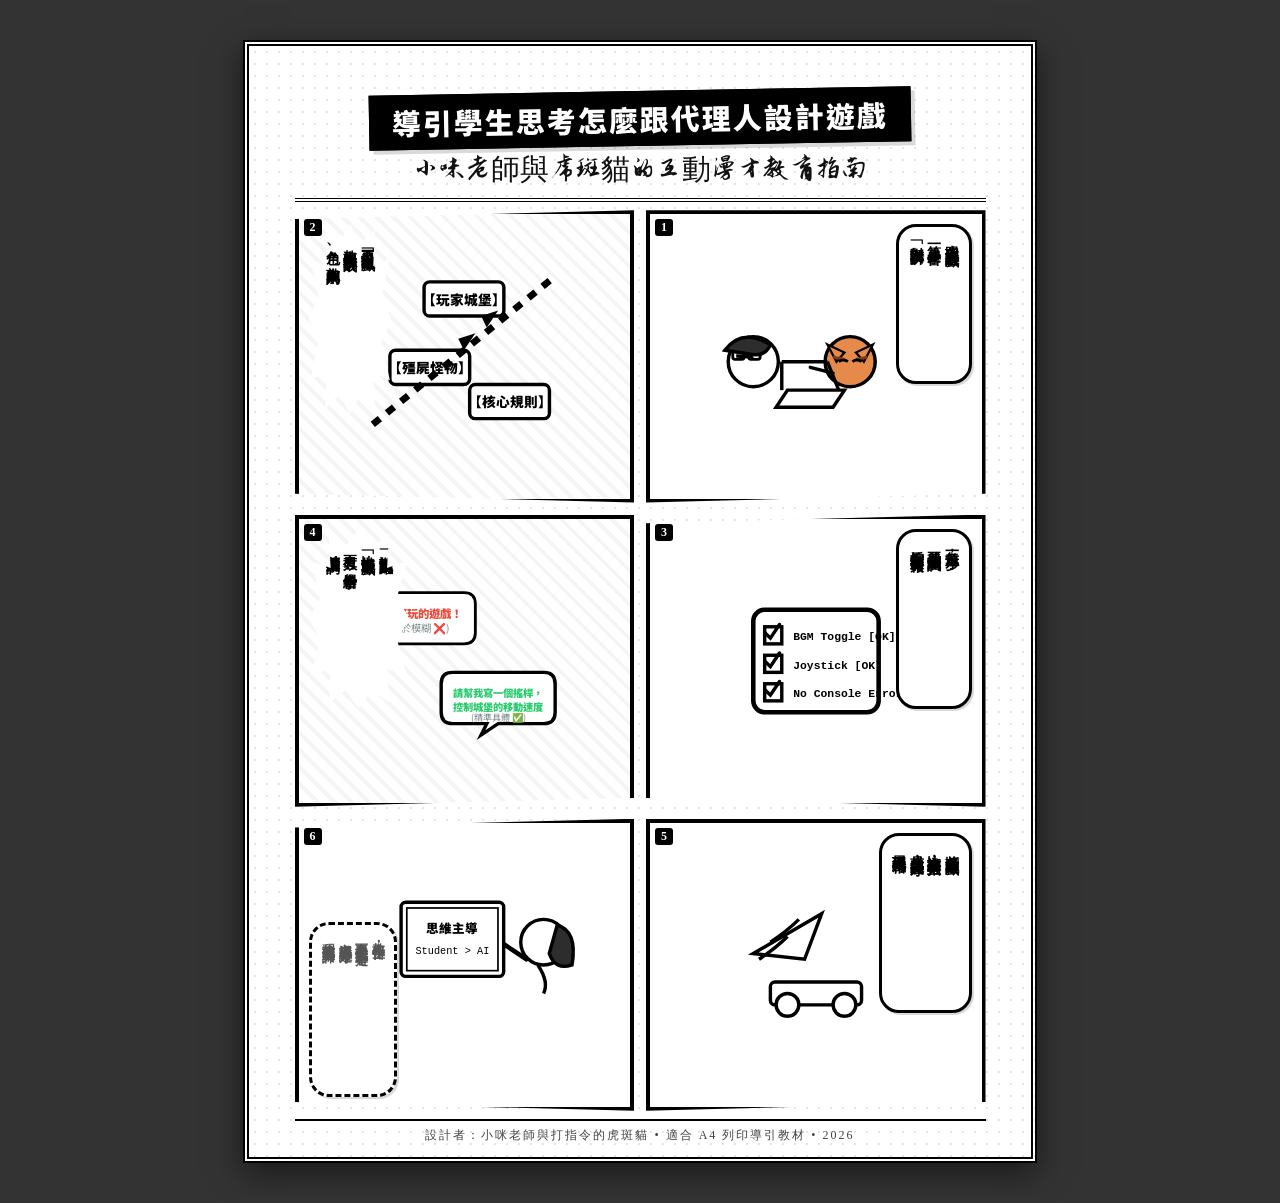
<file: a4_manga.html>
<!DOCTYPE html>
<html lang="zh-TW">
<head>
    <meta charset="UTF-8">
    <meta name="viewport" content="width=device-width, initial-scale=1.0">
    <title>A4日式漫畫：導引學生思考怎麼跟代理人設計遊戲</title>
    <link href="https://fonts.googleapis.com/css2?family=Noto+Sans+TC:wght@500;900&family=Zhi+Mang+Xing&display=swap" rel="stylesheet">
    <style>
        * {
            box-sizing: border-box;
            margin: 0;
            padding: 0;
        }

        body {
            background-color: #333;
            display: flex;
            justify-content: center;
            align-items: center;
            min-height: 100vh;
            padding: 40px 0;
        }

        /* A4 Page container (210mm x 297mm) */
        .a4-page {
            width: 210mm;
            height: 297mm;
            background: #fff;
            border: 6px double #000;
            padding: 12mm;
            box-shadow: 0 10px 30px rgba(0, 0, 0, 0.5);
            display: flex;
            flex-direction: column;
            justify-content: space-between;
            position: relative;
            background-image: radial-gradient(#e6e6df 1px, transparent 1px);
            background-size: 12px 12px;
        }

        /* Header Title Banner */
        .manga-header {
            text-align: center;
            border-bottom: 4px double #000;
            padding-bottom: 8px;
            margin-bottom: 8px;
        }

        .manga-header h1 {
            font-family: 'Noto Sans TC', sans-serif;
            font-weight: 900;
            font-size: 1.8rem;
            letter-spacing: 2px;
            text-transform: uppercase;
            border: 3px solid #000;
            display: inline-block;
            padding: 4px 20px;
            background: #000;
            color: #fff;
            transform: rotate(-1deg);
            box-shadow: 4px 4px 0 rgba(0,0,0,0.15);
        }

        .manga-header p {
            font-family: 'Zhi Mang Xing', cursive;
            font-size: 1.8rem;
            color: #111;
            margin-top: 4px;
        }

        /* 3x2 Manga Panel Grid (RTL Flow) */
        .manga-grid {
            flex-grow: 1;
            display: grid;
            grid-template-columns: 1fr 1fr;
            grid-template-rows: 1fr 1fr 1fr;
            gap: 12px;
        }

        /* Column mapping to preserve Z-pattern reading order (RTL: right col first) */
        .panel-1 { grid-column: 2; grid-row: 1; }
        .panel-2 { grid-column: 1; grid-row: 1; }
        .panel-3 { grid-column: 2; grid-row: 2; }
        .panel-4 { grid-column: 1; grid-row: 2; }
        .panel-5 { grid-column: 2; grid-row: 3; }
        .panel-6 { grid-column: 1; grid-row: 3; }

        /* Panel design */
        .panel {
            background: #fff;
            border: 4px solid #000;
            position: relative;
            overflow: hidden;
            display: flex;
            justify-content: center;
            align-items: center;
            padding: 8px;
        }

        /* Skewed panels for dynamic feel */
        .skew-r { clip-path: polygon(0 0, 100% 0, 100% 97%, 0 100%); }
        .skew-l { clip-path: polygon(0 3%, 100% 0, 100% 100%, 0 97%); }

        /* Screen tone */
        .screentone {
            position: absolute;
            top: 0;
            left: 0;
            width: 100%;
            height: 100%;
            background-image: radial-gradient(rgba(0,0,0,0.15) 15%, transparent 16%);
            background-size: 6px 6px;
            pointer-events: none;
            z-index: 1;
        }

        /* Speedlines */
        .speedlines {
            position: absolute;
            top: 0;
            left: 0;
            width: 100%;
            height: 100%;
            background: repeating-linear-gradient(45deg, rgba(0,0,0,0.04), rgba(0,0,0,0.04) 4px, transparent 4px, transparent 12px);
            pointer-events: none;
            z-index: 1;
        }

        /* Vertical Dialog Bubble */
        .bubble {
            position: absolute;
            background: #fff;
            border: 3px solid #000;
            border-radius: 20px;
            padding: 8px;
            writing-mode: vertical-rl;
            text-orientation: upright;
            font-size: 0.85rem;
            font-weight: 900;
            line-height: 1.3;
            z-index: 10;
            letter-spacing: 1px;
            box-shadow: 2px 2px 0 rgba(0,0,0,0.15);
        }

        .bubble-spiky {
            border: none;
            background: #fff;
            filter: drop-shadow(2px 2px 0px #000);
            clip-path: polygon(
                50% 0%, 63% 10%, 80% 3%, 78% 22%, 98% 18%, 88% 38%, 100% 50%, 88% 62%, 98% 82%, 78% 78%, 80% 97%, 63% 90%, 50% 100%, 37% 90%, 20% 97%, 22% 78%, 2% 82%, 12% 62%, 0% 50%, 12% 38%, 2% 18%, 22% 22%, 20% 3%, 37% 10%
            );
            padding: 15px;
            border-radius: 0;
        }

        .bubble-spiky-inner {
            writing-mode: vertical-rl;
            text-orientation: upright;
        }

        .bubble-thought {
            border-style: dashed;
            font-size: 0.8rem;
            color: #555;
        }

        .panel-num {
            position: absolute;
            top: 5px;
            left: 5px;
            background: #000;
            color: #fff;
            font-size: 0.75rem;
            font-weight: 900;
            padding: 1px 6px;
            border-radius: 3px;
            z-index: 5;
        }

        .svg-container {
            width: 100%;
            height: 100%;
            z-index: 2;
            display: flex;
            justify-content: center;
            align-items: center;
        }

        .manga-svg {
            max-width: 85%;
            max-height: 85%;
        }

        /* Footer */
        .manga-footer {
            text-align: center;
            font-size: 0.75rem;
            color: #444;
            margin-top: 8px;
            border-top: 2px solid #000;
            padding-top: 6px;
            letter-spacing: 2px;
        }

        /* Print styles */
        @media print {
            body {
                background: none;
                padding: 0;
            }
            .a4-page {
                box-shadow: none;
                border: 4px double #000;
                width: 210mm;
                height: 297mm;
                page-break-after: always;
            }
        }
    </style>
</head>
<body>

    <div class="a4-page">
        <!-- Main Title -->
        <div class="manga-header">
            <h1>導引學生思考怎麼跟代理人設計遊戲</h1>
            <p>小咪老師與虎斑貓的互動漫才教育指南</p>
        </div>

        <!-- Manga Layout -->
        <div class="manga-grid">

            <!-- PANEL 1 (Top Right) -->
            <div class="panel panel-1 skew-r">
                <span class="panel-num">1</span>
                <div class="screentone"></div>
                <div class="bubble" style="top: 10px; right: 10px; height: 160px;">
                    跟代理人設計遊戲，<br>第一步是學會<br>「對話與拆解」！
                </div>

                <div class="svg-container">
                    <svg viewBox="0 0 200 200" class="manga-svg">
                        <!-- Tabby Cat & Student Co-design -->
                        <g transform="translate(45, 90)">
                            <!-- Student with glasses -->
                            <circle cx="0" cy="15" r="22" fill="#fff" stroke="#000" stroke-width="3"/>
                            <path d="M-15,10 Q-5,10 0,12" stroke="#000" stroke-width="3" fill="none"/>
                            <!-- Glasses -->
                            <rect x="-18" y="5" width="10" height="8" rx="2" fill="none" stroke="#000" stroke-width="2.5"/>
                            <rect x="-4" y="5" width="10" height="8" rx="2" fill="none" stroke="#000" stroke-width="2.5"/>
                            <line x1="-8" y1="9" x2="-4" y2="9" stroke="#000" stroke-width="2"/>
                            <!-- Hair -->
                            <path d="M-25,5 Q-10,-15 15,0 Q10,12 -5,8 Z" fill="#2d2d2d" stroke="#000" stroke-width="3"/>
                        </g>
                        <g transform="translate(130, 95)">
                            <!-- Tabby Cat pointing -->
                            <circle cx="0" cy="10" r="22" fill="#e68a4b" stroke="#000" stroke-width="3"/>
                            <!-- Ears -->
                            <polygon points="-20,-5 -12,10 -5,2" fill="#e68a4b" stroke="#000" stroke-width="2"/>
                            <polygon points="5,2 12,10 20,-5" fill="#e68a4b" stroke="#000" stroke-width="2"/>
                            <!-- Stripes -->
                            <path d="M-15,6 L-5,8" stroke="#7e3d11" stroke-width="2.5"/>
                            <path d="M15,6 L5,8" stroke="#7e3d11" stroke-width="2.5"/>
                            <!-- Eyes -->
                            <path d="M-10,10 Q-6,7 -2,10" fill="none" stroke="#000" stroke-width="2.5"/>
                            <path d="M2,10 Q6,7 10,10" fill="none" stroke="#000" stroke-width="2.5"/>
                            <!-- Pointing paw -->
                            <line x1="-15" y1="20" x2="-35" y2="15" stroke="#000" stroke-width="3" stroke-linecap="round"/>
                        </g>
                        <!-- Laptop -->
                        <path d="M75,130 L125,130 L115,145 L65,145 Z" fill="#fff" stroke="#000" stroke-width="3"/>
                        <line x1="70" y1="130" x2="70" y2="105" stroke="#000" stroke-width="3"/>
                        <line x1="70" y1="105" x2="110" y2="105" stroke="#000" stroke-width="3"/>
                        <line x1="110" y1="105" x2="120" y2="130" stroke="#000" stroke-width="3"/>
                    </svg>
                </div>
            </div>

            <!-- PANEL 2 (Top Left) -->
            <div class="panel panel-2 skew-l">
                <span class="panel-num">2</span>
                <div class="speedlines"></div>
                <div class="bubble bubble-spiky" style="top: 10px; left: 10px; height: 190px;">
                    <div class="bubble-spiky-inner">
                        不要只說「做遊戲」！<br>教學生將系統拆解成：<br>角色、敵人與規則！
                    </div>
                </div>

                <div class="svg-container">
                    <svg viewBox="0 0 200 200" class="manga-svg">
                        <!-- Deconstructed Game Blocks -->
                        <!-- Block 1: Player -->
                        <g transform="translate(100, 50)">
                            <rect x="-35" y="-15" width="70" height="30" fill="#fff" stroke="#000" stroke-width="3" rx="5"/>
                            <text x="0" y="5" font-family="'Noto Sans TC'" font-weight="900" font-size="12" text-anchor="middle">【玩家城堡】</text>
                        </g>
                        <!-- Block 2: Enemy -->
                        <g transform="translate(70, 110)">
                            <rect x="-35" y="-15" width="70" height="30" fill="#fff" stroke="#000" stroke-width="3" rx="5"/>
                            <text x="0" y="5" font-family="'Noto Sans TC'" font-weight="900" font-size="12" text-anchor="middle">【殭屍怪物】</text>
                        </g>
                        <!-- Block 3: Rule -->
                        <g transform="translate(140, 140)">
                            <rect x="-35" y="-15" width="70" height="30" fill="#fff" stroke="#000" stroke-width="3" rx="5"/>
                            <text x="0" y="5" font-family="'Noto Sans TC'" font-weight="900" font-size="12" text-anchor="middle">【核心規則】</text>
                        </g>
                        <!-- Cut Line/Sword slash -->
                        <path d="M20,160 L180,30" stroke="#000" stroke-width="6" stroke-dasharray="8,8"/>
                        <!-- Flash effect -->
                        <polygon points="100,95 110,80 95,85" fill="#000"/>
                        <polygon points="120,75 130,60 115,65" fill="#000"/>
                    </svg>
                </div>
            </div>

            <!-- PANEL 3 (Middle Right) -->
            <div class="panel panel-3 skew-l">
                <span class="panel-num">3</span>
                <div class="screentone"></div>
                <div class="bubble" style="top: 10px; right: 10px; height: 180px;">
                    每前進一小步，<br>就要立刻做測試！<br>看控制台有沒有報錯！
                </div>

                <div class="svg-container">
                    <svg viewBox="0 0 200 200" class="manga-svg">
                        <!-- Checkpoint list & testing -->
                        <g transform="translate(100, 100)">
                            <!-- Big Checkmark Board -->
                            <rect x="-55" y="-45" width="110" height="90" fill="#fff" stroke="#000" stroke-width="4" rx="10"/>
                            <!-- Checkbox 1 -->
                            <rect x="-45" y="-30" width="15" height="15" fill="none" stroke="#000" stroke-width="3"/>
                            <path d="M-45,-25 L-40,-20 L-32,-32" fill="none" stroke="#000" stroke-width="3" stroke-linecap="round"/>
                            <text x="-20" y="-18" font-family="monospace" font-size="10" font-weight="bold">BGM Toggle [OK]</text>

                            <!-- Checkbox 2 -->
                            <rect x="-45" y="-5" width="15" height="15" fill="none" stroke="#000" stroke-width="3"/>
                            <path d="M-45,0 L-40,5 L-32,-7" fill="none" stroke="#000" stroke-width="3" stroke-linecap="round"/>
                            <text x="-20" y="7" font-family="monospace" font-size="10" font-weight="bold">Joystick  [OK]</text>

                            <!-- Checkbox 3 -->
                            <rect x="-45" y="20" width="15" height="15" fill="none" stroke="#000" stroke-width="3"/>
                            <path d="M-45,25 L-40,30 L-32,18" fill="none" stroke="#000" stroke-width="3" stroke-linecap="round"/>
                            <text x="-20" y="32" font-family="monospace" font-size="10" font-weight="bold">No Console Error</text>
                        </g>
                    </svg>
                </div>
            </div>

            <!-- PANEL 4 (Middle Left) -->
            <div class="panel panel-4 skew-r">
                <span class="panel-num">4</span>
                <div class="speedlines"></div>
                <div class="bubble bubble-spiky" style="top: 10px; left: 10px; height: 180px;">
                    <div class="bubble-spiky-inner">
                        「請做重力跳躍」<br>比「做好玩遊戲」<br>更有效！學會給予<br>精確的提示詞！
                    </div>
                </div>

                <div class="svg-container">
                    <svg viewBox="0 0 200 200" class="manga-svg">
                        <!-- Prompt Chat bubbles comparing bad vs good -->
                        <g transform="translate(60, 60)">
                            <!-- Bad prompt -->
                            <path d="M-40,-20 L40,-20 Q50,-20 50,-10 L50,15 Q50,25 40,25 L-20,25 L-35,35 L-30,25 L-40,25 Q-50,25 -50,15 L-50,-10 Q-50,-20 -40,-20 Z" fill="#fff" stroke="#000" stroke-width="2.5"/>
                            <text x="0" y="2" font-family="'Noto Sans TC'" font-size="10" font-weight="900" fill="#e74c3c" text-anchor="middle">我要好玩的遊戲！</text>
                            <text x="0" y="15" font-family="'Noto Sans TC'" font-size="9" fill="#7f8c8d" text-anchor="middle">(過於模糊 ❌)</text>
                        </g>
                        <g transform="translate(130, 130)">
                            <!-- Good prompt -->
                            <path d="M-40,-20 L40,-20 Q50,-20 50,-10 L50,15 Q50,25 40,25 L0,25 L-15,35 L-10,25 L-40,25 Q-50,25 -50,15 L-50,-10 Q-50,-20 -40,-20 Z" fill="#fff" stroke="#000" stroke-width="3"/>
                            <text x="0" y="2" font-family="'Noto Sans TC'" font-size="9" font-weight="900" fill="#2ecc71" text-anchor="middle">請幫我寫一個搖桿，</text>
                            <text x="0" y="14" font-family="'Noto Sans TC'" font-size="9" font-weight="900" fill="#2ecc71" text-anchor="middle">控制城堡的移動速度</text>
                            <text x="0" y="23" font-family="'Noto Sans TC'" font-size="8" fill="#7f8c8d" text-anchor="middle">(精準具體 ✅)</text>
                        </g>
                    </svg>
                </div>
            </div>

            <!-- PANEL 5 (Bottom Right) -->
            <div class="panel panel-5 skew-r">
                <span class="panel-num">5</span>
                <div class="screentone"></div>
                <div class="bubble" style="top: 10px; right: 10px; height: 180px;">
                    將創意融入遊戲！<br>比方說姬公主大招，<br>或是加入搞笑漫才，<br>展現獨特風格！
                </div>

                <div class="svg-container">
                    <svg viewBox="0 0 200 200" class="manga-svg">
                        <!-- Princess and flame sword / Castle -->
                        <g transform="translate(100, 100)">
                            <!-- Castle chassis flat -->
                            <rect x="-40" y="15" width="80" height="20" fill="#fff" stroke="#000" stroke-width="3" rx="4"/>
                            <circle cx="-25" cy="35" r="10" fill="#fff" stroke="#000" stroke-width="3"/>
                            <circle cx="25" cy="35" r="10" fill="#fff" stroke="#000" stroke-width="3"/>
                            <!-- Flame Sword dynamic -->
                            <path d="M-55,-10 L5,-45 L-10,-5 Z" fill="#fff" stroke="#000" stroke-width="3"/>
                            <!-- Fire energy strokes -->
                            <path d="M-40,-20 Q-25,-30 -15,-40" stroke="#000" stroke-width="3" fill="none"/>
                            <path d="M-50,-5 Q-35,-15 -25,-25" stroke="#000" stroke-width="3" fill="none"/>
                        </g>
                    </svg>
                </div>
            </div>

            <!-- PANEL 6 (Bottom Left) -->
            <div class="panel panel-6 skew-l">
                <span class="panel-num">6</span>
                <div class="screentone"></div>
                <div class="bubble bubble-thought" style="bottom: 10px; left: 10px; height: 175px;">
                    教學生合作，<br>而不是被代理人牽著走！<br>主導邏輯思維才是<br>程式教育的真諦！
                </div>

                <div class="svg-container" style="justify-content: flex-end; padding-right: 10px;">
                    <svg viewBox="0 0 200 200" class="manga-svg">
                        <!-- Hsiao-Mi pointing to a blackboard -->
                        <g transform="translate(140, 90)">
                            <circle cx="0" cy="-10" r="20" fill="#fff" stroke="#000" stroke-width="3"/>
                            <path d="M-5,10 Q5,25 0,35" stroke="#000" stroke-width="3" fill="none"/>
                            <!-- Ponytail -->
                            <path d="M12,-25 Q30,-20 25,10 Q10,15 5,0 Z" fill="#2d2d2d" stroke="#000" stroke-width="3"/>
                            <!-- Arm pointing -->
                            <line x1="-15" y1="5" x2="-45" y2="-15" stroke="#000" stroke-width="4" stroke-linecap="round"/>
                        </g>
                        <!-- Blackboard -->
                        <rect x="15" y="45" width="90" height="65" fill="#fff" stroke="#000" stroke-width="3" rx="4"/>
                        <rect x="20" y="50" width="80" height="55" fill="#fff" stroke="#000" stroke-width="1.5"/>
                        <text x="60" y="72" font-family="'Noto Sans TC'" font-weight="900" font-size="11" text-anchor="middle">思維主導</text>
                        <text x="60" y="90" font-family="monospace" font-size="9" text-anchor="middle">Student > AI</text>
                    </svg>
                </div>
            </div>

        </div>

        <!-- Footer -->
        <div class="manga-footer">
            設計者：小咪老師與打指令的虎斑貓 • 適合 A4 列印導引教材 • 2026
        </div>
    </div>

</body>
</html>
</file>
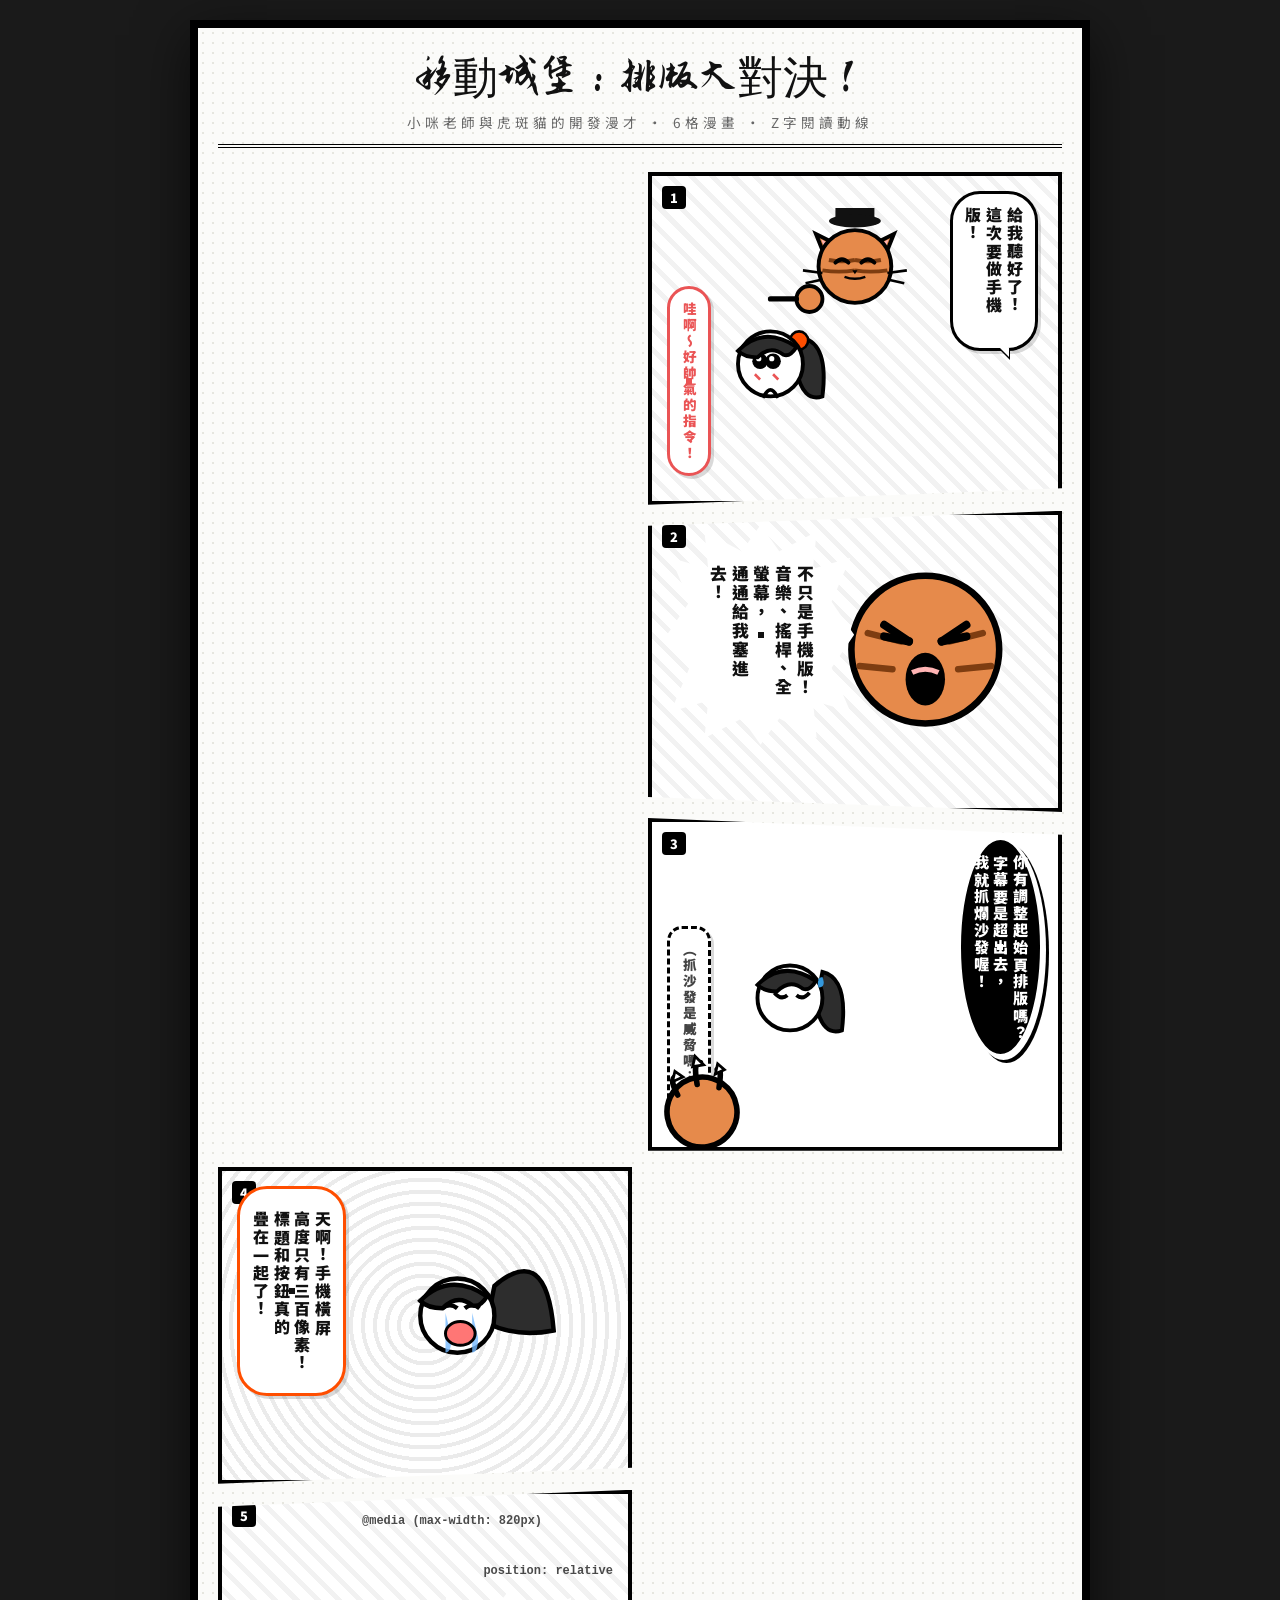
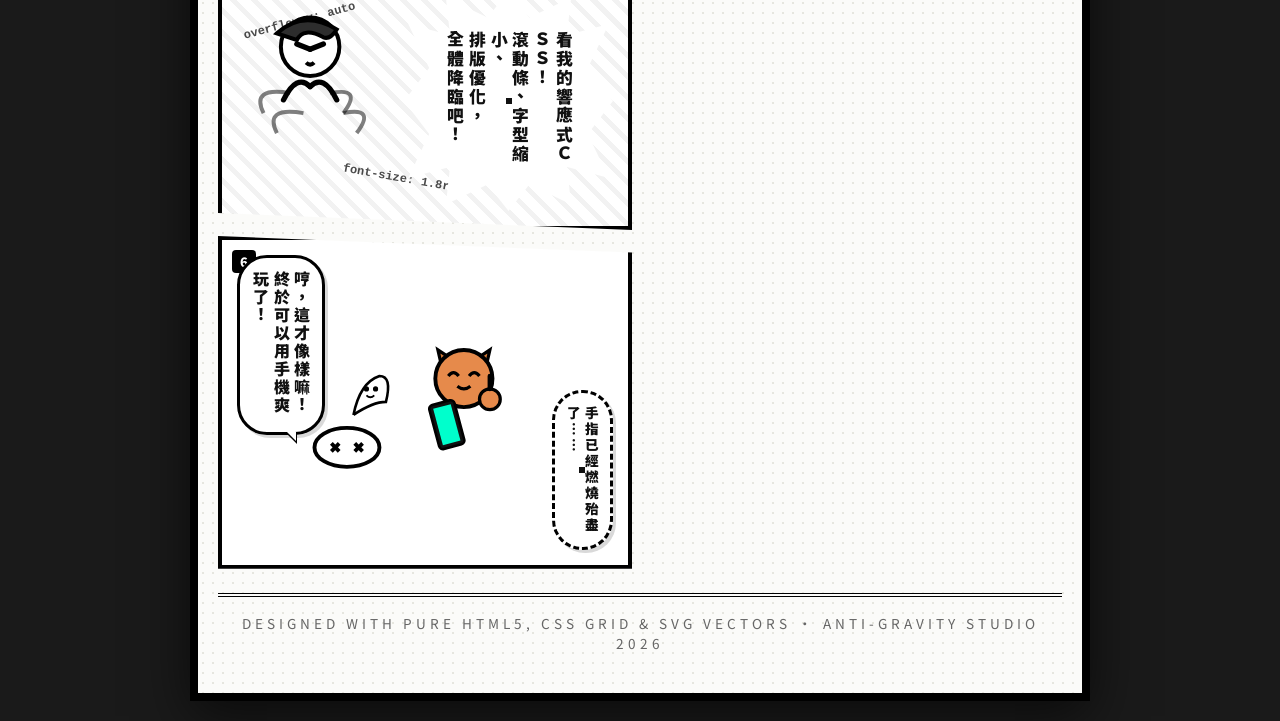
<file: comic.html>
<!DOCTYPE html>
<html lang="zh-TW">
<head>
    <meta charset="UTF-8">
    <meta name="viewport" content="width=device-width, initial-scale=1.0">
    <title>小咪老師與虎斑貓：移動城堡排版大對決！</title>
    <link href="https://fonts.googleapis.com/css2?family=Noto+Sans+TC:wght@500;900&family=Zhi+Mang+Xing&display=swap" rel="stylesheet">
    <style>
        * {
            box-sizing: border-box;
            margin: 0;
            padding: 0;
        }

        body {
            background-color: #1a1a1a;
            color: #111;
            font-family: 'Noto Sans TC', sans-serif;
            display: flex;
            justify-content: center;
            align-items: center;
            min-height: 100vh;
            padding: 20px;
        }

        /* Manga Page container */
        .manga-page {
            width: 100%;
            max-width: 900px;
            background: #fbfbf9;
            border: 8px solid #000;
            padding: 20px;
            box-shadow: 0 15px 50px rgba(0, 0, 0, 0.6);
            display: grid;
            grid-template-columns: 1fr 1fr; /* Two main columns (Left and Right) */
            gap: 16px;
            position: relative;
            /* Texture overlay for paper */
            background-image: radial-gradient(#e6e6df 1px, transparent 1px);
            background-size: 10px 10px;
        }

        /* Column layouts to manage reading flow (RTL: column 2 first, then column 1) */
        .manga-col-right {
            grid-column: 2;
            display: flex;
            flex-direction: column;
            gap: 16px;
        }

        .manga-col-left {
            grid-column: 1;
            display: flex;
            flex-direction: column;
            gap: 16px;
        }

        /* Standard panel frame */
        .panel {
            background: #fff;
            border: 4px solid #000;
            position: relative;
            overflow: hidden;
            display: flex;
            flex-direction: column;
            justify-content: center;
            align-items: center;
            min-height: 280px;
            transition: all 0.3s ease;
        }

        .panel:hover {
            box-shadow: 0 0 15px rgba(0,0,0,0.2);
            transform: scale(1.01);
        }

        /* Exaggerated slashed panels (using clip-path) */
        .panel-skew-1 {
            clip-path: polygon(0 0, 100% 0, 100% 95%, 0 100%);
        }
        .panel-skew-2 {
            clip-path: polygon(0 5%, 100% 0, 100% 100%, 0 95%);
            margin-top: -10px;
        }
        .panel-skew-3 {
            clip-path: polygon(0 0, 100% 5%, 100% 100%, 0 100%);
            margin-top: -10px;
        }

        /* Screen tone background effect */
        .screentone {
            position: absolute;
            top: 0;
            left: 0;
            width: 100%;
            height: 100%;
            background-image: radial-gradient(rgba(0,0,0,0.18) 15%, transparent 16%);
            background-size: 6px 6px;
            pointer-events: none;
            z-index: 1;
        }

        .screentone-dense {
            background-image: radial-gradient(rgba(0,0,0,0.3) 20%, transparent 21%);
            background-size: 4px 4px;
        }

        /* Speed lines background */
        .speedlines {
            position: absolute;
            top: 0;
            left: 0;
            width: 100%;
            height: 100%;
            background: repeating-linear-gradient(45deg, rgba(0,0,0,0.05), rgba(0,0,0,0.05) 5px, transparent 5px, transparent 15px);
            pointer-events: none;
            z-index: 1;
        }

        .speedlines-radial {
            position: absolute;
            top: 0;
            left: 0;
            width: 100%;
            height: 100%;
            background: repeating-radial-gradient(circle at center, rgba(0,0,0,0.08) 0, rgba(0,0,0,0.08) 4px, transparent 4px, transparent 12px);
            pointer-events: none;
            z-index: 1;
        }

        /* Character wrapper */
        .character-container {
            z-index: 2;
            display: flex;
            justify-content: center;
            align-items: center;
            width: 100%;
            height: 100%;
            position: relative;
        }

        .character-svg {
            max-width: 80%;
            max-height: 80%;
        }

        /* Vertical Dialog Bubbles */
        .bubble {
            position: absolute;
            background: #fff;
            border: 3px solid #000;
            border-radius: 50%;
            padding: 12px 10px;
            writing-mode: vertical-rl;
            text-orientation: upright;
            font-size: 1rem;
            font-weight: 900;
            line-height: 1.3;
            z-index: 10;
            display: flex;
            flex-direction: column;
            justify-content: center;
            align-items: center;
            box-shadow: 3px 3px 0 rgba(0,0,0,0.15);
            letter-spacing: 2px;
        }

        /* Tail pointers for speech bubbles */
        .bubble::after {
            content: '';
            position: absolute;
            border-style: solid;
            display: block;
            width: 0;
            z-index: 1;
        }

        /* Normal soft bubble */
        .bubble-soft {
            border-radius: 30px;
        }
        .bubble-soft-rt::after {
            border-width: 12px 0 0 12px;
            border-color: #000 transparent transparent transparent;
            bottom: -12px;
            right: 25px;
        }
        /* Inner fill for tail to mask border */
        .bubble-soft-rt::before {
            content: '';
            position: absolute;
            border-style: solid;
            border-width: 9px 0 0 9px;
            border-color: #fff transparent transparent transparent;
            bottom: -9px;
            right: 26px;
            z-index: 2;
        }

        /* Spiky Explosion Bubble for shouting */
        .bubble-spiky {
            border: none;
            background: #fff;
            filter: drop-shadow(3px 3px 0px #000);
            clip-path: polygon(
                50% 0%, 60% 12%, 80% 3%, 78% 20%, 98% 15%, 88% 35%, 100% 50%, 88% 65%, 98% 85%, 78% 80%, 80% 97%, 60% 88%, 50% 100%, 40% 88%, 20% 97%, 22% 80%, 2% 85%, 12% 65%, 0% 50%, 12% 35%, 2% 15%, 22% 20%, 20% 3%, 40% 12%
            );
            padding: 24px;
            border-radius: 0;
            box-shadow: none;
        }
        .bubble-spiky-inner {
            background: #fff;
            padding: 15px;
            writing-mode: vertical-rl;
            text-orientation: upright;
            font-size: 1.05rem;
            font-weight: 900;
            letter-spacing: 2px;
        }

        /* Black / Heavy style bubble */
        .bubble-heavy {
            background: #000;
            color: #fff;
            border-color: #fff;
            box-shadow: 3px 3px 0 #fff, 6px 6px 0 #000;
        }

        /* Thought bubble */
        .bubble-thought {
            border-style: dashed;
            font-size: 0.85rem;
            color: #444;
        }

        /* Panel Title Cards */
        .panel-num {
            position: absolute;
            top: 10px;
            left: 10px;
            background: #000;
            color: #fff;
            font-size: 0.8rem;
            font-weight: 900;
            padding: 2px 8px;
            border-radius: 4px;
            z-index: 5;
        }

        /* Exaggerated Overlapping Element (Panel 3 Cat Paw Overflow) */
        .overflow-cat-container {
            position: absolute;
            bottom: -35px;
            left: -20px;
            width: 140px;
            height: 140px;
            z-index: 15; /* Sits above the frames */
            pointer-events: none;
            transform: rotate(-10deg);
        }

        /* Code flying particles for Panel 5 */
        .code-particle {
            position: absolute;
            font-family: monospace;
            font-size: 0.75rem;
            color: #000;
            opacity: 0.7;
            font-weight: bold;
            z-index: 2;
            user-select: none;
            pointer-events: none;
        }

        /* Top header card */
        .manga-header {
            grid-column: 1 / span 2;
            text-align: center;
            border-bottom: 4px double #000;
            padding-bottom: 12px;
            margin-bottom: 8px;
        }

        .manga-header h1 {
            font-family: 'Zhi Mang Xing', cursive;
            font-size: 2.8rem;
            font-weight: normal;
        }

        .manga-header p {
            font-size: 0.85rem;
            letter-spacing: 4px;
            color: #666;
            margin-top: 4px;
            text-transform: uppercase;
        }

        /* Footer info */
        .manga-footer {
            grid-column: 1 / span 2;
            text-align: center;
            font-size: 0.75rem;
            color: #888;
            margin-top: 12px;
            border-top: 1px solid #ddd;
            padding-top: 8px;
        }
    </style>
</head>
<body>

    <div class="manga-page">
        <!-- Header -->
        <div class="manga-header">
            <h1>移動城堡：排版大對決！</h1>
            <p>小咪老師與虎斑貓的開發漫才 • 6格漫畫 • Z字閱讀動線</p>
        </div>

        <!-- RIGHT COLUMN (Read First: Panels 1, 2, 3) -->
        <div class="manga-col-right">

            <!-- PANEL 1 -->
            <div class="panel panel-skew-1">
                <span class="panel-num">1</span>
                <div class="screentone"></div>
                <div class="speedlines"></div>

                <!-- Bubble -->
                <div class="bubble bubble-soft bubble-soft-rt" style="top: 15px; right: 20px; height: 160px;">
                    給我聽好了！<br>這次要做手機版！
                </div>
                <div class="bubble bubble-soft" style="bottom: 25px; left: 15px; font-size: 0.85rem; border-color: #ea5455; color: #ea5455;">
                    哇啊～好帥氣的指令！
                </div>

                <!-- Characters (SVG) -->
                <div class="character-container">
                    <svg viewBox="0 0 200 200" class="character-svg">
                        <!-- Tabby Cat (Right) -->
                        <g transform="translate(100, 30)">
                            <!-- Director Hat -->
                            <rect x="-15" y="-35" width="30" height="15" fill="#111" rx="3" />
                            <ellipse cx="0" cy="-20" rx="20" ry="5" fill="#111" />
                            <!-- Ears -->
                            <polygon points="-30,-10 -20,15 -10,0" fill="#d37b38" stroke="#000" stroke-width="3" />
                            <polygon points="-26,-6 -20,10 -15,0" fill="#ffb4b4" />
                            <polygon points="10,0 20,15 30,-10" fill="#d37b38" stroke="#000" stroke-width="3" />
                            <polygon points="15,0 20,10 26,-6" fill="#ffb4b4" />
                            <!-- Head -->
                            <circle cx="0" cy="15" r="28" fill="#e68a4b" stroke="#000" stroke-width="3" />
                            <!-- Stripes -->
                            <path d="M-20,10 Q-10,12 0,10" fill="none" stroke="#7e3d11" stroke-width="3" />
                            <path d="M-25,18 Q-12,20 0,18" fill="none" stroke="#7e3d11" stroke-width="3" />
                            <path d="M20,10 Q10,12 0,10" fill="none" stroke="#7e3d11" stroke-width="3" />
                            <path d="M25,18 Q12,20 0,18" fill="none" stroke="#7e3d11" stroke-width="3" />
                            <!-- Eyes (Happy/Proud) -->
                            <path d="M-15,12 Q-10,7 -5,12" fill="none" stroke="#000" stroke-width="3" stroke-linecap="round" />
                            <path d="M5,12 Q10,7 15,12" fill="none" stroke="#000" stroke-width="3" stroke-linecap="round" />
                            <!-- Nose & Whiskers -->
                            <polygon points="-2,18 2,18 0,21" fill="#000" />
                            <path d="M-8,23 Q0,26 8,23" fill="none" stroke="#000" stroke-width="2" />
                            <!-- Whiskers -->
                            <line x1="-25" y1="20" x2="-40" y2="18" stroke="#000" stroke-width="2" />
                            <line x1="-25" y1="25" x2="-38" y2="28" stroke="#000" stroke-width="2" />
                            <line x1="25" y1="20" x2="40" y2="18" stroke="#000" stroke-width="2" />
                            <line x1="25" y1="25" x2="38" y2="28" stroke="#000" stroke-width="2" />
                            <!-- Pointing Paw -->
                            <circle cx="-35" cy="40" r="10" fill="#e68a4b" stroke="#000" stroke-width="3" />
                            <line x1="-45" y1="40" x2="-65" y2="40" stroke="#000" stroke-width="4" stroke-linecap="round" />
                        </g>
                        <!-- Hsiao-Mi (Left) -->
                        <g transform="translate(45, 110)">
                            <!-- Ponytail (Back) -->
                            <path d="M15,-10 Q35,-5 30,35 Q15,40 10,15 Z" fill="#2d2d2d" stroke="#000" stroke-width="3" />
                            <!-- Hair Bow -->
                            <circle cx="12" cy="-8" r="7" fill="#ff4e00" stroke="#000" stroke-width="2" />
                            <!-- Head -->
                            <circle cx="-10" cy="10" r="25" fill="#fff" stroke="#000" stroke-width="3" />
                            <!-- Eyes (Sparkling) -->
                            <circle cx="-18" cy="8" r="6" fill="#000" />
                            <circle cx="-19" cy="6" r="2" fill="#fff" />
                            <circle cx="-8" cy="8" r="6" fill="#000" />
                            <circle cx="-9" cy="6" r="2" fill="#fff" />
                            <!-- Blush lines -->
                            <line x1="-22" y1="18" x2="-18" y2="22" stroke="#ea5455" stroke-width="2" />
                            <line x1="-8" y1="18" x2="-4" y2="22" stroke="#ea5455" stroke-width="2" />
                            <!-- Hair (Bangs) -->
                            <path d="M-35,0 Q-15,-20 10,-3 Q5,5 0,3 Q-10,-5 -20,5 Q-30,5 -35,0 Z" fill="#2d2d2d" stroke="#000" stroke-width="3" />
                            <!-- Hands Praying -->
                            <path d="M-15,35 Q-10,25 -5,35" fill="none" stroke="#000" stroke-width="3" stroke-linecap="round" />
                        </g>
                    </svg>
                </div>
            </div>

            <!-- PANEL 2 -->
            <div class="panel panel-skew-2">
                <span class="panel-num">2</span>
                <div class="speedlines"></div>

                <!-- Spiky Bubble -->
                <div class="bubble bubble-spiky" style="top: 10px; left: 15px; height: 220px;">
                    <div class="bubble-spiky-inner">
                        不只是手機版！<br>音樂、搖桿、全螢幕，<br>通通給我塞進去！
                    </div>
                </div>

                <!-- Characters (SVG) - Extreme Cat Zoom-in -->
                <div class="character-container" style="justify-content: flex-end; padding-right: 15px;">
                    <svg viewBox="0 0 200 200" class="character-svg" style="max-width: 75%;">
                        <g transform="translate(100, 90) scale(1.4)">
                            <!-- Face Zoomed -->
                            <circle cx="0" cy="0" r="45" fill="#e68a4b" stroke="#000" stroke-width="4" />
                            <!-- Stripes -->
                            <path d="M-35,-10 L-15,-5" stroke="#7e3d11" stroke-width="4" stroke-linecap="round" />
                            <path d="M35,-10 L15,-5" stroke="#7e3d11" stroke-width="4" stroke-linecap="round" />
                            <path d="M-40,10 L-20,12" stroke="#7e3d11" stroke-width="4" stroke-linecap="round" />
                            <path d="M40,10 L20,12" stroke="#7e3d11" stroke-width="4" stroke-linecap="round" />
                            <!-- Angry Eyes (V shape) -->
                            <path d="M-25,-15 L-10,-5" stroke="#000" stroke-width="5" stroke-linecap="round" />
                            <path d="M-25,-8 L-10,-5" stroke="#000" stroke-width="5" stroke-linecap="round" />

                            <path d="M25,-15 L10,-5" stroke="#000" stroke-width="5" stroke-linecap="round" />
                            <path d="M25,-8 L10,-5" stroke="#000" stroke-width="5" stroke-linecap="round" />
                            <!-- Mouth Open Screaming -->
                            <ellipse cx="0" cy="18" rx="12" ry="16" fill="#000" />
                            <path d="M-8,14 Q0,10 8,14" stroke="#ffb4b4" stroke-width="3" fill="none" />
                        </g>
                    </svg>
                </div>
            </div>

            <!-- PANEL 3 -->
            <div class="panel panel-skew-3" style="min-height: 320px;">
                <span class="panel-num">3</span>
                <div class="screentone screentone-dense"></div>

                <!-- Dialog Bubbles -->
                <div class="bubble bubble-heavy" style="top: 15px; right: 15px; height: 220px; font-size: 0.95rem;">
                    你有調整起始頁排版嗎？<br>字幕要是超出去，<br>我就抓爛沙發喔！
                </div>
                <div class="bubble bubble-thought" style="bottom: 15px; left: 15px; border-radius: 15px;">
                    （抓沙發是威脅嗎……）
                </div>

                <!-- Overlapping overflow claw -->
                <div class="overflow-cat-container">
                    <svg viewBox="0 0 100 100" style="width: 100%; height: 100%;">
                        <!-- Dynamic overlaying claw -->
                        <circle cx="50" cy="50" r="25" fill="#e68a4b" stroke="#000" stroke-width="4" />
                        <path d="M35,35 Q30,20 38,22" stroke="#000" stroke-width="4" fill="none" stroke-linecap="round" />
                        <path d="M50,30 Q50,12 55,15" stroke="#000" stroke-width="4" fill="none" stroke-linecap="round" />
                        <path d="M65,35 Q70,20 66,22" stroke="#000" stroke-width="4" fill="none" stroke-linecap="round" />
                        <!-- Claws sharp (White triangles) -->
                        <polygon points="36,18 41,23 33,25" fill="#fff" stroke="#000" stroke-width="2" />
                        <polygon points="52,10 57,17 49,17" fill="#fff" stroke="#000" stroke-width="2" />
                        <polygon points="67,18 64,25 71,23" fill="#fff" stroke="#000" stroke-width="2" />
                    </svg>
                </div>

                <!-- Characters (SVG) -->
                <div class="character-container">
                    <svg viewBox="0 0 200 200" class="character-svg">
                        <!-- Remorseful Hsiao-Mi -->
                        <g transform="translate(60, 100)">
                            <path d="M15,-10 Q35,-5 30,35 Q15,40 10,15 Z" fill="#2d2d2d" stroke="#000" stroke-width="3" />
                            <circle cx="-10" cy="10" r="25" fill="#fff" stroke="#000" stroke-width="3" />
                            <!-- Disappointed/Worried eyes -->
                            <path d="M-22,6 Q-17,12 -12,8" fill="none" stroke="#000" stroke-width="3" />
                            <path d="M-5,8 Q0,12 5,6" fill="none" stroke="#000" stroke-width="3" />
                            <!-- Sweats Drop -->
                            <path d="M12,2 Q18,2 15,-6 Q10,-6 12,2" fill="#3498db" />
                            <!-- Bangs -->
                            <path d="M-35,0 Q-15,-20 10,-3 Q5,5 0,3 Q-10,-5 -20,5 Q-30,5 -35,0 Z" fill="#2d2d2d" stroke="#000" stroke-width="3" />
                        </g>
                    </svg>
                </div>
            </div>

        </div>

        <!-- LEFT COLUMN (Read Second: Panels 4, 5, 6) -->
        <div class="manga-col-left">

            <!-- PANEL 4 -->
            <div class="panel panel-skew-1">
                <span class="panel-num">4</span>
                <div class="screentone"></div>
                <div class="speedlines-radial"></div>

                <!-- Bubble -->
                <div class="bubble bubble-soft" style="top: 15px; left: 15px; height: 210px; border-color: #ff4e00;">
                    天啊！手機橫屏<br>高度只有三百像素！<br>標題和按鈕真的<br>疊在一起了！
                </div>

                <!-- Characters (SVG) - Crying Hsiao-Mi -->
                <div class="character-container" style="justify-content: flex-end; padding-right: 20px;">
                    <svg viewBox="0 0 200 200" class="character-svg" style="max-width: 80%;">
                        <g transform="translate(90, 80) scale(1.2)">
                            <!-- Flying Ponytail -->
                            <path d="M15,-10 Q50,-40 55,20 Q30,25 10,15 Z" fill="#2d2d2d" stroke="#000" stroke-width="3" />
                            <circle cx="-10" cy="10" r="25" fill="#fff" stroke="#000" stroke-width="3" />
                            <!-- Crying Eyes (Vertical anime tears) -->
                            <path d="M-20,5 Q-15,1 -10,5" fill="none" stroke="#000" stroke-width="3" />
                            <path d="M-5,5 Q0,1 5,5" fill="none" stroke="#000" stroke-width="3" />
                            <!-- Tear Stream (Blue paths) -->
                            <path d="M-18,8 L-18,35 Q-14,35 -14,25 Z" fill="#74b9ff" opacity="0.8" />
                            <path d="M0,8 L0,35 Q4,35 4,25 Z" fill="#74b9ff" opacity="0.8" />
                            <!-- Mouth Wide Open Shocked -->
                            <ellipse cx="-8" cy="22" rx="10" ry="8" fill="#ff7675" stroke="#000" stroke-width="2" />
                            <!-- Bangs -->
                            <path d="M-35,0 Q-15,-20 10,-3 Q5,5 0,3 Q-10,-5 -20,5 Q-30,5 -35,0 Z" fill="#2d2d2d" stroke="#000" stroke-width="3" />
                        </g>
                    </svg>
                </div>
            </div>

            <!-- PANEL 5 -->
            <div class="panel panel-skew-2" style="min-height: 300px;">
                <span class="panel-num">5</span>
                <div class="speedlines"></div>

                <!-- Flying Code Particles -->
                <div class="code-particle" style="top: 20px; left: 140px;">@media (max-width: 820px)</div>
                <div class="code-particle" style="top: 120px; left: 20px; transform: rotate(-15deg);">overflow-y: auto</div>
                <div class="code-particle" style="bottom: 40px; left: 120px; transform: rotate(10deg);">font-size: 1.8rem</div>
                <div class="code-particle" style="top: 70px; right: 15px;">position: relative</div>

                <!-- Bubble -->
                <div class="bubble bubble-spiky" style="bottom: 15px; right: 15px; height: 220px;">
                    <div class="bubble-spiky-inner">
                        看我的響應式ＣＳＳ！<br>滾動條、字型縮小、<br>排版優化，<br>全體降臨吧！
                    </div>
                </div>

                <!-- Characters (SVG) - Thousand Hands Typing -->
                <div class="character-container" style="justify-content: flex-start; padding-left: 15px;">
                    <svg viewBox="0 0 200 200" class="character-svg" style="max-width: 85%;">
                        <g transform="translate(60, 80)">
                            <!-- Multiple Hands (Clones) -->
                            <path d="M-40,60 Q-50,40 -20,45" stroke="#000" stroke-width="3" fill="none" opacity="0.5" />
                            <path d="M-30,75 Q-40,55 -10,60" stroke="#000" stroke-width="3" fill="none" opacity="0.5" />
                            <path d="M20,60 Q35,40 10,45" stroke="#000" stroke-width="3" fill="none" opacity="0.5" />
                            <path d="M30,75 Q45,55 20,60" stroke="#000" stroke-width="3" fill="none" opacity="0.5" />
                            <!-- Active Hands -->
                            <path d="M-25,50 Q-15,30 -5,40" stroke="#000" stroke-width="4" fill="none" stroke-linecap="round" />
                            <path d="M15,50 Q5,30 -5,40" stroke="#000" stroke-width="4" fill="none" stroke-linecap="round" />

                            <!-- Head -->
                            <circle cx="-5" cy="10" r="22" fill="#fff" stroke="#000" stroke-width="3" />
                            <!-- Determined Eyes (Angry anime style) -->
                            <path d="M-15,8 L-5,12" stroke="#000" stroke-width="4" stroke-linecap="round" />
                            <path d="M5,8 L-5,12" stroke="#000" stroke-width="4" stroke-linecap="round" />
                            <!-- Mouth Smiley confident -->
                            <path d="M-8,22 Q-5,25 -2,22" fill="none" stroke="#000" stroke-width="3" />
                            <!-- Hair -->
                            <path d="M-30,0 Q-10,-18 15,-3 Q10,5 5,3 Q-10,-5 -15,5 Z" fill="#2d2d2d" stroke="#000" stroke-width="3" />
                        </g>
                    </svg>
                </div>
            </div>

            <!-- PANEL 6 -->
            <div class="panel panel-skew-3" style="min-height: 320px;">
                <span class="panel-num">6</span>
                <div class="screentone"></div>

                <!-- Dialog Bubbles -->
                <div class="bubble bubble-soft bubble-soft-rt" style="top: 15px; left: 15px; height: 180px;">
                    哼，這才像樣嘛！<br>終於可以用手機爽玩了！
                </div>
                <div class="bubble bubble-soft" style="bottom: 15px; right: 15px; font-size: 0.85rem; height: 160px; border-style: dashed;">
                    手指已經燃燒殆盡了……
                </div>

                <!-- Characters (SVG) - Exhausted Hsiao-Mi + Happy Cat -->
                <div class="character-container">
                    <svg viewBox="0 0 200 200" class="character-svg">
                        <!-- Exhausted Hsiao-Mi (Left) -->
                        <g transform="translate(50, 120)">
                            <!-- Face flat on table -->
                            <ellipse cx="-10" cy="15" rx="25" ry="15" fill="#fff" stroke="#000" stroke-width="3" />
                            <!-- Closed eyes (X X) -->
                            <path d="M-22,12 L-16,18 M-16,12 L-22,18" stroke="#000" stroke-width="3" />
                            <path d="M-4,12 L2,18 M2,12 L-4,18" stroke="#000" stroke-width="3" />
                            <!-- Spirit Ghost floating up -->
                            <path d="M-5,-10 Q0,-35 15,-40 Q25,-40 20,-20 Q10,-20 -5,-10" fill="rgba(255,255,255,0.7)" stroke="#000" stroke-width="2" />
                            <circle cx="5" cy="-30" r="2" fill="#000" />
                            <circle cx="12" cy="-30" r="2" fill="#000" />
                            <path d="M5,-25 Q8,-22 11,-25" stroke="#000" stroke-width="1.5" fill="none" />
                        </g>
                        <!-- Happy Cat with phone (Right) -->
                        <g transform="translate(130, 70)">
                            <polygon points="-20,-10 -15,12 -5,0" fill="#d37b38" stroke="#000" stroke-width="2.5" />
                            <polygon points="5,0 15,12 20,-10" fill="#d37b38" stroke="#000" stroke-width="2.5" />
                            <!-- Head -->
                            <circle cx="0" cy="12" r="22" fill="#e68a4b" stroke="#000" stroke-width="3" />
                            <!-- Satisfied Eyes (^^) -->
                            <path d="M-12,10 Q-8,5 -4,10" fill="none" stroke="#000" stroke-width="2.5" />
                            <path d="M4,10 Q8,5 12,10" fill="none" stroke="#000" stroke-width="2.5" />
                            <!-- Smiling Mouth -->
                            <path d="M-5,18 Q0,22 5,18" fill="none" stroke="#000" stroke-width="2.5" />
                            <!-- Smartphone in paw -->
                            <rect x="-35" y="25" width="20" height="35" rx="3" fill="#111" stroke="#000" stroke-width="2" transform="rotate(-15)" />
                            <rect x="-32" y="28" width="14" height="29" fill="#00ffcc" transform="rotate(-15)" />
                            <!-- Thumbs up paw -->
                            <circle cx="20" cy="28" r="8" fill="#e68a4b" stroke="#000" stroke-width="2.5" />
                            <line x1="20" y1="20" x2="20" y2="10" stroke="#000" stroke-width="3.5" stroke-linecap="round" />
                        </g>
                    </svg>
                </div>
            </div>

        </div>

        <!-- Footer -->
        <div class="manga-header" style="grid-column: 1 / span 2; border-top: 4px double #000; border-bottom: none; padding-top: 12px; margin-top: 8px;">
            <p>Designed with pure HTML5, CSS Grid & SVG Vectors • Anti-Gravity Studio 2026</p>
        </div>
    </div>

</body>
</html>
</file>
